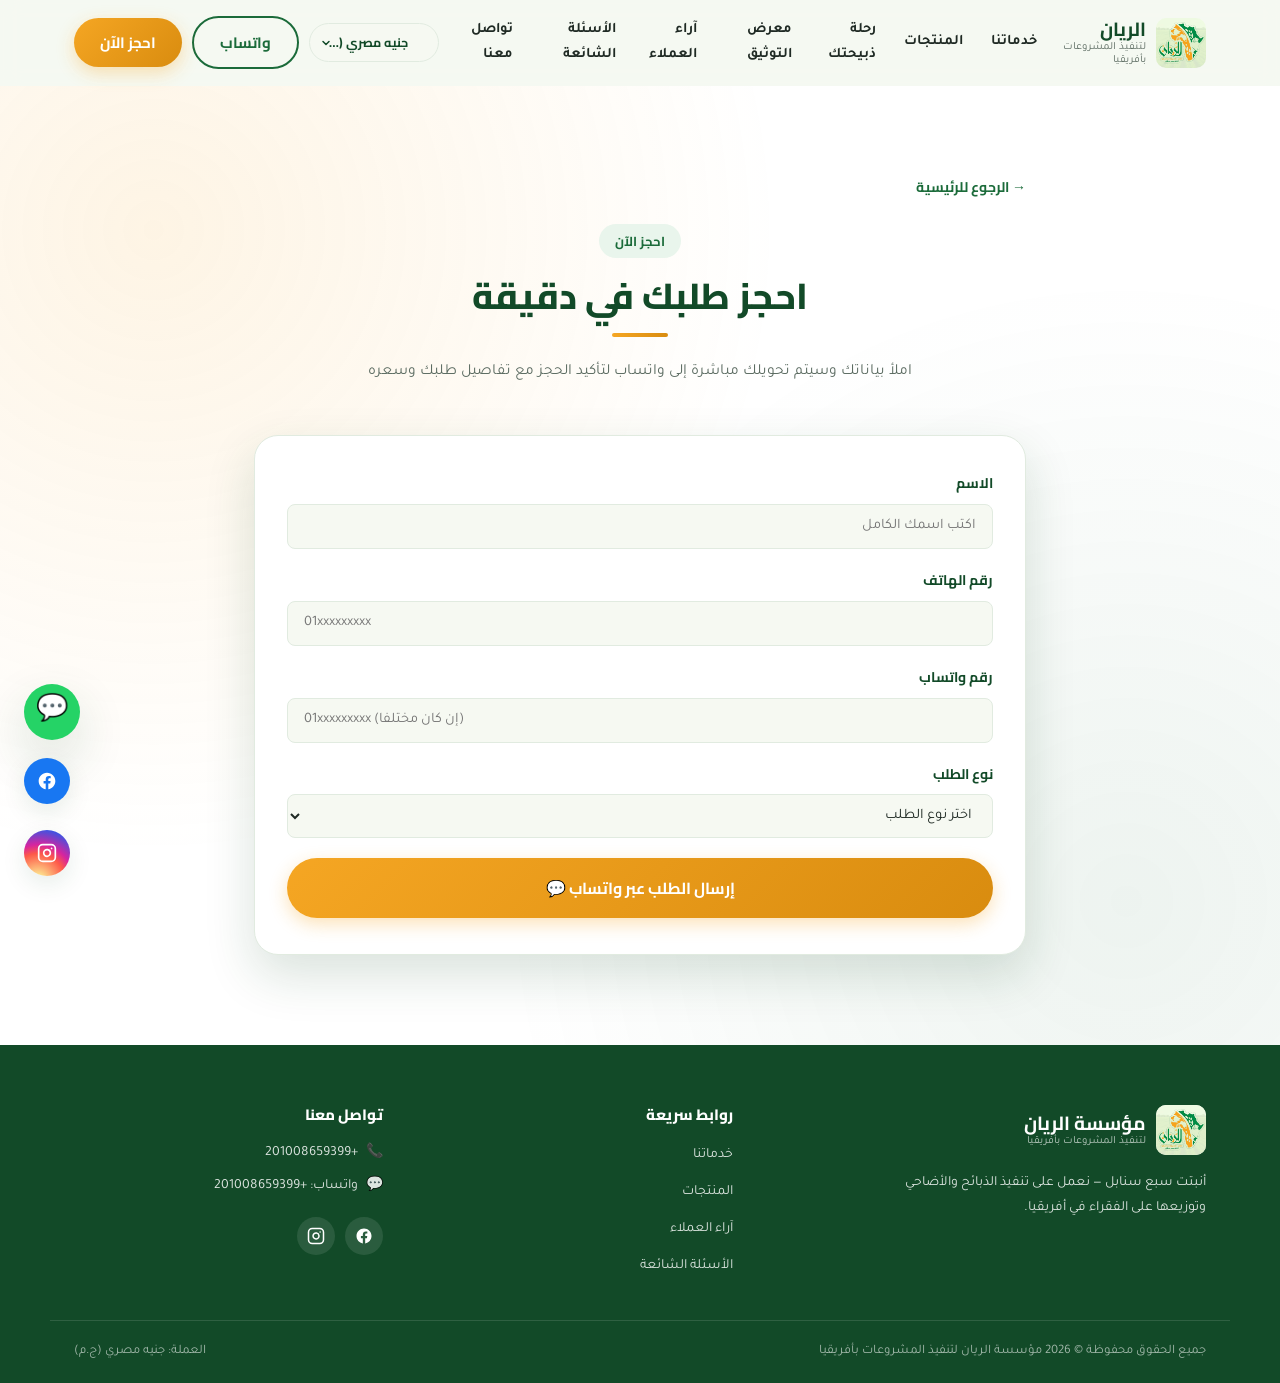
<file: booking.html>
<!DOCTYPE html>
<html lang="ar" dir="rtl">
<head>
<meta charset="UTF-8">
<meta name="viewport" content="width=device-width, initial-scale=1.0">
<title>احجز الآن | مؤسسة الريان لتنفيذ المشروعات بأفريقيا</title>
<meta name="description" content="احجز أضحيتك أو عقيقتك أو صدقتك مع مؤسسة الريان — املأ بياناتك وسيتم تحويلك مباشرة إلى واتساب لتأكيد الحجز.">
<meta name="theme-color" content="#124a28">
<link rel="canonical" href="booking.html">
<meta name="robots" content="noindex, follow">

<meta property="og:type" content="website">
<meta property="og:locale" content="ar_AR">
<meta property="og:title" content="احجز الآن | مؤسسة الريان لتنفيذ المشروعات بأفريقيا">
<meta property="og:description" content="املأ بياناتك وسيتم تحويلك مباشرة إلى واتساب لتأكيد الحجز.">
<meta property="og:image" content="assets/gallery/rayan-05.jpg">
<meta property="og:url" content="booking.html">

<link rel="icon" href="assets/logo-real.jpg" type="image/jpeg">
<link rel="preconnect" href="https://fonts.googleapis.com">
<link rel="preconnect" href="https://fonts.gstatic.com" crossorigin>
<link href="https://fonts.googleapis.com/css2?family=Cairo:wght@500;700;800;900&family=Tajawal:wght@400;500;700&display=swap" rel="stylesheet">
<link rel="stylesheet" href="css/style.css?v=20260810g">
</head>
<body>

<!-- ===== Header ===== -->
<header class="site-header" id="siteHeader">
  <div class="container header-inner">
    <a href="index.html" class="brand">
      <img src="assets/logo-real.jpg" alt="شعار مؤسسة الريان" class="brand-logo">
      <span class="brand-text">
        <strong>الريان</strong>
        <small>لتنفيذ المشروعات بأفريقيا</small>
      </span>
    </a>

    <nav class="main-nav" id="mainNav">
      <a href="index.html#services">خدماتنا</a>
      <a href="index.html#products">المنتجات</a>
      <a href="index.html#journey">رحلة ذبيحتك</a>
      <a href="index.html#gallery">معرض التوثيق</a>
      <a href="index.html#testimonials">آراء العملاء</a>
      <a href="index.html#faq">الأسئلة الشائعة</a>
      <a href="index.html#contact">تواصل معنا</a>
    </nav>

    <div class="header-actions">
      <div class="currency-switcher" aria-label="اختر العملة"></div>
      <a href="https://wa.me/201008659399" class="btn btn-outline hide-sm" target="_blank" rel="noopener">
        واتساب
      </a>
      <a href="booking.html" class="btn btn-primary">احجز الآن</a>
      <button class="nav-toggle" id="navToggle" aria-label="فتح القائمة" aria-expanded="false">
        <span></span><span></span><span></span>
      </button>
    </div>
  </div>
</header>

<main>

  <!-- ===== Booking Form ===== -->
  <section class="section booking-section">
    <div class="container container-narrow">
      <a href="index.html" class="back-link reveal">→ الرجوع للرئيسية</a>

      <div class="section-head reveal">
        <span class="eyebrow center">احجز الآن</span>
        <h2>احجز طلبك في دقيقة</h2>
        <p>املأ بياناتك وسيتم تحويلك مباشرة إلى واتساب لتأكيد الحجز مع تفاصيل طلبك وسعره</p>
      </div>

      <form class="booking-form reveal" id="bookingForm">
        <div class="form-row">
          <label for="bookingName">الاسم</label>
          <input type="text" id="bookingName" name="name" placeholder="اكتب اسمك الكامل" required>
        </div>
        <div class="form-row">
          <label for="bookingPhone">رقم الهاتف</label>
          <input type="tel" id="bookingPhone" name="phone" placeholder="01xxxxxxxxx" required>
        </div>
        <div class="form-row">
          <label for="bookingWhatsapp">رقم واتساب</label>
          <input type="tel" id="bookingWhatsapp" name="whatsapp" placeholder="01xxxxxxxxx (إن كان مختلفًا)">
        </div>
        <div class="form-row" id="orderTypeRow">
          <label for="bookingType">نوع الطلب</label>
          <select id="bookingType" name="type" required>
            <option value="" disabled selected>اختر نوع الطلب</option>
            <option value="خروف" data-price="2,800 ج.م">خروف</option>
            <option value="بقرة" data-price="3,600 ج.م">بقرة</option>
            <option value="عجل صغير" data-price="4,200 ج.م">عجل صغير</option>
            <option value="ماعز" data-price="2,600 ج.م">ماعز</option>
            <option value="صدقة جارية" data-price="حسب الرغبة">صدقة جارية</option>
            <option value="نذر وكفارة" data-price="حسب الحالة">نذر وكفارة</option>
          </select>
        </div>
        <div class="form-row cart-summary-block" id="cartSummaryBlock">
          <label>ملخص الطلب</label>
          <div class="cart-summary-list" id="cartSummaryList"></div>
          <div class="cart-summary-total" id="cartSummaryTotal"></div>
        </div>
        <button type="submit" class="btn btn-primary btn-lg btn-block">إرسال الطلب عبر واتساب 💬</button>
      </form>
    </div>
  </section>

</main>

<!-- ===== Footer ===== -->
<footer class="site-footer">
  <div class="container footer-grid">
    <div class="footer-about">
      <a href="index.html" class="brand">
        <img src="assets/logo-real.jpg" alt="شعار مؤسسة الريان" class="brand-logo">
        <span class="brand-text light">
          <strong>مؤسسة الريان</strong>
          <small>لتنفيذ المشروعات بأفريقيا</small>
        </span>
      </a>
      <p>أنبتت سبع سنابل — نعمل على تنفيذ الذبائح والأضاحي وتوزيعها على الفقراء في أفريقيا.</p>
    </div>

    <div class="footer-links">
      <h4>روابط سريعة</h4>
      <ul>
        <li><a href="index.html#services">خدماتنا</a></li>
        <li><a href="index.html#products">المنتجات</a></li>
        <li><a href="index.html#testimonials">آراء العملاء</a></li>
        <li><a href="index.html#faq">الأسئلة الشائعة</a></li>
      </ul>
    </div>

    <div class="footer-contact">
      <h4>تواصل معنا</h4>
      <ul>
        <li><span>📞</span> <a href="tel:+201008659399">+201008659399</a></li>
        <li><span>💬</span> <a href="https://wa.me/201008659399" target="_blank" rel="noopener">واتساب: +201008659399</a></li>
      </ul>
      <div class="footer-social">
        <a href="https://www.facebook.com/profile.php?id=100064824858320" target="_blank" rel="noopener" aria-label="فيسبوك" class="footer-social-link">
          <svg width="18" height="18" viewBox="0 0 24 24" fill="currentColor"><path d="M22 12.06C22 6.5 17.52 2 12 2S2 6.5 2 12.06c0 5 3.66 9.15 8.44 9.94v-7.03H7.9v-2.91h2.54V9.85c0-2.5 1.49-3.89 3.78-3.89 1.1 0 2.24.2 2.24.2v2.46h-1.26c-1.24 0-1.63.77-1.63 1.56v1.88h2.78l-.44 2.91h-2.34V22c4.78-.79 8.44-4.94 8.44-9.94Z"/></svg>
        </a>
        <a href="https://www.instagram.com/al_rayan__foundation" target="_blank" rel="noopener" aria-label="انستغرام" class="footer-social-link">
          <svg width="18" height="18" viewBox="0 0 24 24" fill="none" stroke="currentColor" stroke-width="2" stroke-linecap="round" stroke-linejoin="round"><rect x="2" y="2" width="20" height="20" rx="5" ry="5"></rect><path d="M16 11.37A4 4 0 1 1 12.63 8 4 4 0 0 1 16 11.37z"></path><line x1="17.5" y1="6.5" x2="17.51" y2="6.5"></line></svg>
        </a>
      </div>
    </div>
  </div>

  <div class="footer-bottom container">
    <p>جميع الحقوق محفوظة © <span id="year"></span> مؤسسة الريان لتنفيذ المشروعات بأفريقيا</p>
    <p class="currency-note">العملة: جنيه مصري (ج.م)</p>
  </div>
</footer>

<a href="https://wa.me/201008659399" class="whatsapp-fab" target="_blank" rel="noopener" aria-label="تواصل معنا عبر واتساب">💬</a>
<a href="https://www.facebook.com/profile.php?id=100064824858320" class="social-fab facebook-fab" target="_blank" rel="noopener" aria-label="فيسبوك">
  <svg viewBox="0 0 24 24" fill="currentColor"><path d="M22 12.06C22 6.5 17.52 2 12 2S2 6.5 2 12.06c0 5 3.66 9.15 8.44 9.94v-7.03H7.9v-2.91h2.54V9.85c0-2.5 1.49-3.89 3.78-3.89 1.1 0 2.24.2 2.24.2v2.46h-1.26c-1.24 0-1.63.77-1.63 1.56v1.88h2.78l-.44 2.91h-2.34V22c4.78-.79 8.44-4.94 8.44-9.94Z"/></svg>
</a>
<a href="https://www.instagram.com/al_rayan__foundation" class="social-fab instagram-fab" target="_blank" rel="noopener" aria-label="انستغرام">
  <svg viewBox="0 0 24 24" fill="none" stroke="currentColor" stroke-width="2" stroke-linecap="round" stroke-linejoin="round"><rect x="2" y="2" width="20" height="20" rx="5" ry="5"></rect><path d="M16 11.37A4 4 0 1 1 12.63 8 4 4 0 0 1 16 11.37z"></path><line x1="17.5" y1="6.5" x2="17.51" y2="6.5"></line></svg>
</a>
<button class="back-to-top" id="backToTop" aria-label="العودة للأعلى">↑</button>

<script src="js/currency.js?v=20260810f"></script>
<script src="js/settings.js?v=20260810f"></script>
<script src="js/booking.js?v=20260810f"></script>
<script data-goatcounter="https://rayyan.goatcounter.com/count" async src="//gc.zgo.at/count.js"></script>
</body>
</html>
</file>
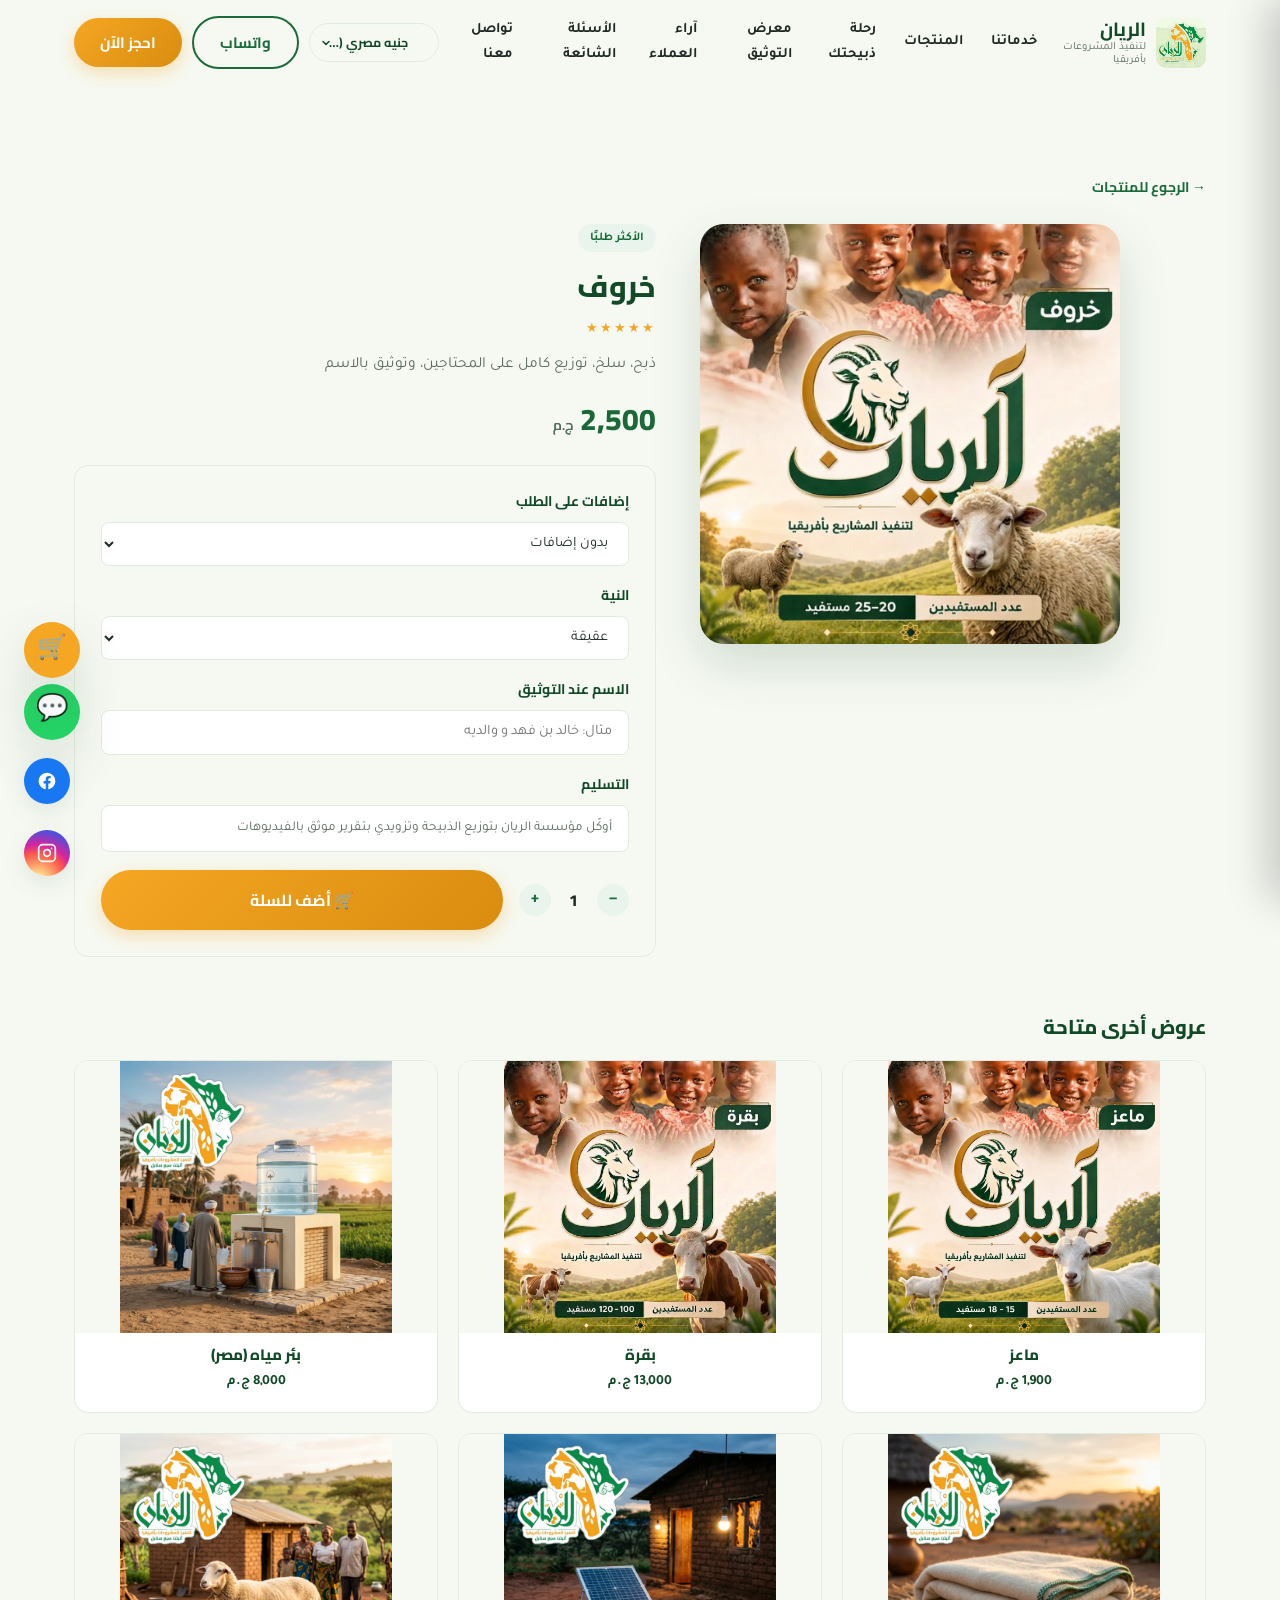
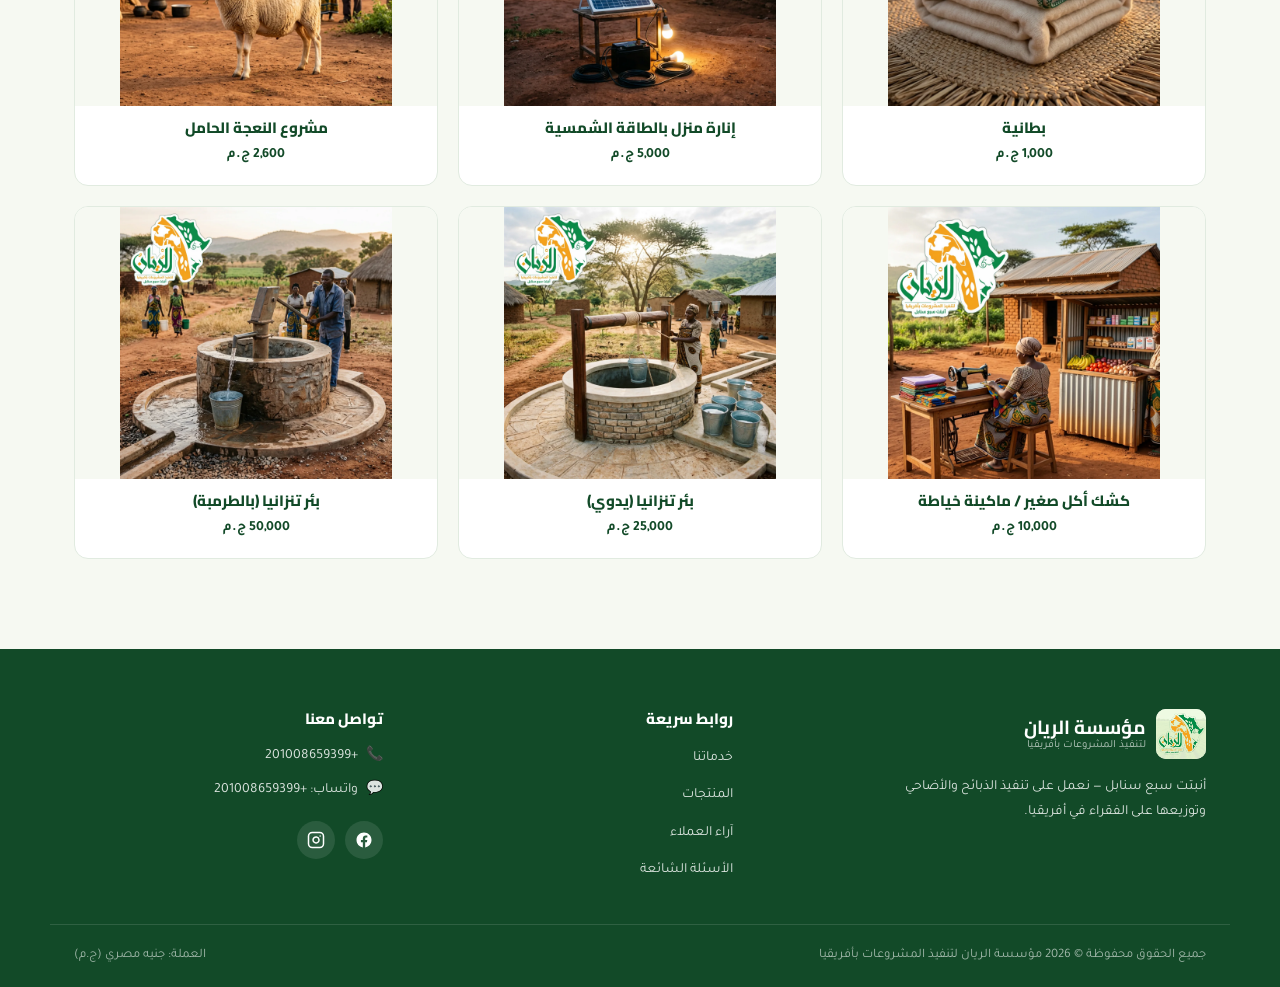
<file: product.html>
<!DOCTYPE html>
<html lang="ar" dir="rtl">
<head>
<meta charset="UTF-8">
<meta name="viewport" content="width=device-width, initial-scale=1.0">
<title id="pageTitle">تفاصيل المنتج | مؤسسة الريان لتنفيذ المشروعات بأفريقيا</title>
<meta name="description" content="تفاصيل الباقة والسعر، مع إمكانية إضافتها للسلة وإتمام الحجز عبر واتساب.">
<meta name="theme-color" content="#124a28">
<link rel="canonical" href="product.html">
<meta name="robots" content="noindex, follow">

<link rel="icon" href="assets/logo-real.jpg" type="image/jpeg">
<link rel="preconnect" href="https://fonts.googleapis.com">
<link rel="preconnect" href="https://fonts.gstatic.com" crossorigin>
<link href="https://fonts.googleapis.com/css2?family=Cairo:wght@500;700;800;900&family=Tajawal:wght@400;500;700&display=swap" rel="stylesheet">
<link rel="stylesheet" href="css/style.css?v=20260810g">
</head>
<body>

<!-- ===== Header ===== -->
<header class="site-header" id="siteHeader">
  <div class="container header-inner">
    <a href="index.html" class="brand">
      <img src="assets/logo-real.jpg" alt="شعار مؤسسة الريان" class="brand-logo">
      <span class="brand-text">
        <strong>الريان</strong>
        <small>لتنفيذ المشروعات بأفريقيا</small>
      </span>
    </a>

    <nav class="main-nav" id="mainNav">
      <a href="index.html#services">خدماتنا</a>
      <a href="index.html#products">المنتجات</a>
      <a href="index.html#journey">رحلة ذبيحتك</a>
      <a href="index.html#gallery">معرض التوثيق</a>
      <a href="index.html#testimonials">آراء العملاء</a>
      <a href="index.html#faq">الأسئلة الشائعة</a>
      <a href="index.html#contact">تواصل معنا</a>
    </nav>

    <div class="header-actions">
      <div class="currency-switcher" aria-label="اختر العملة"></div>
      <a href="https://wa.me/201008659399" class="btn btn-outline hide-sm" target="_blank" rel="noopener">
        واتساب
      </a>
      <a href="booking.html" class="btn btn-primary">احجز الآن</a>
      <button class="nav-toggle" id="navToggle" aria-label="فتح القائمة" aria-expanded="false">
        <span></span><span></span><span></span>
      </button>
    </div>
  </div>
</header>

<main>

  <!-- ===== Product Detail ===== -->
  <section class="section">
    <div class="container">
      <a href="index.html#products" class="back-link reveal">→ الرجوع للمنتجات</a>

      <div class="product-detail reveal">
        <div class="product-detail-image">
          <img id="productImage" src="" alt="">
          <div class="product-detail-icon" id="productIcon" style="display:none;"><span></span></div>
        </div>
        <div class="product-detail-info">
          <span class="product-tag" id="productTag"></span>
          <h1 id="productName"></h1>
          <span class="stars">★★★★★</span>
          <p class="product-desc" id="productDesc"></p>
          <div class="product-price" id="productPrice"></div>

          <form class="product-form" id="productForm">
            <div class="form-row" id="productAddonsRow">
              <label for="productAddons">إضافات على الطلب</label>
              <select id="productAddons" required>
                <option value="بدون إضافات">بدون إضافات</option>
                <option value="مع (5 كيلو) أرز">مع (5 كيلو) أرز</option>
                <option value="مع (10 كيلو) أرز">مع (10 كيلو) أرز</option>
              </select>
            </div>
            <div class="form-row" id="productIntentionRow">
              <label for="productIntention">النية</label>
              <select id="productIntention" required>
                <option value="أضحية">أضحية</option>
                <option value="عقيقة">عقيقة</option>
                <option value="صدقة">صدقة</option>
                <option value="نذر">نذر</option>
                <option value="كفارة يمين">كفارة يمين</option>
                <option value="إطعام">إطعام</option>
              </select>
            </div>
            <div class="form-row">
              <label for="productNote">الاسم عند التوثيق</label>
              <input type="text" id="productNote" placeholder="مثال: خالد بن فهد و والديه" required>
            </div>
            <div class="form-row">
              <label>التسليم</label>
              <p class="delivery-note" id="productDelivery" data-value="أوكّل مؤسسة الريان بتوزيع الذبيحة وتزويدي بتقرير موثق بالفيديوهات">أوكّل مؤسسة الريان بتوزيع الذبيحة وتزويدي بتقرير موثق بالفيديوهات</p>
            </div>

            <div class="product-actions product-actions-detail">
              <div class="qty-stepper">
                <button type="button" class="qty-btn" id="qtyMinus" aria-label="إنقاص الكمية">−</button>
                <span class="qty-value" id="qtyValue">1</span>
                <button type="button" class="qty-btn" id="qtyPlus" aria-label="زيادة الكمية">+</button>
              </div>
              <button type="submit" class="btn btn-primary btn-lg btn-block" id="productSubmitBtn">🛒 أضف للسلة</button>
            </div>
          </form>
        </div>
      </div>

      <div class="other-products-section reveal">
        <h3>عروض أخرى متاحة</h3>
        <div class="other-products-grid" id="otherProducts"></div>
      </div>
    </div>
  </section>

</main>

<!-- ===== Footer ===== -->
<footer class="site-footer">
  <div class="container footer-grid">
    <div class="footer-about">
      <a href="index.html" class="brand">
        <img src="assets/logo-real.jpg" alt="شعار مؤسسة الريان" class="brand-logo">
        <span class="brand-text light">
          <strong>مؤسسة الريان</strong>
          <small>لتنفيذ المشروعات بأفريقيا</small>
        </span>
      </a>
      <p>أنبتت سبع سنابل — نعمل على تنفيذ الذبائح والأضاحي وتوزيعها على الفقراء في أفريقيا.</p>
    </div>

    <div class="footer-links">
      <h4>روابط سريعة</h4>
      <ul>
        <li><a href="index.html#services">خدماتنا</a></li>
        <li><a href="index.html#products">المنتجات</a></li>
        <li><a href="index.html#testimonials">آراء العملاء</a></li>
        <li><a href="index.html#faq">الأسئلة الشائعة</a></li>
      </ul>
    </div>

    <div class="footer-contact">
      <h4>تواصل معنا</h4>
      <ul>
        <li><span>📞</span> <a href="tel:+201008659399">+201008659399</a></li>
        <li><span>💬</span> <a href="https://wa.me/201008659399" target="_blank" rel="noopener">واتساب: +201008659399</a></li>
      </ul>
      <div class="footer-social">
        <a href="https://www.facebook.com/profile.php?id=100064824858320" target="_blank" rel="noopener" aria-label="فيسبوك" class="footer-social-link">
          <svg width="18" height="18" viewBox="0 0 24 24" fill="currentColor"><path d="M22 12.06C22 6.5 17.52 2 12 2S2 6.5 2 12.06c0 5 3.66 9.15 8.44 9.94v-7.03H7.9v-2.91h2.54V9.85c0-2.5 1.49-3.89 3.78-3.89 1.1 0 2.24.2 2.24.2v2.46h-1.26c-1.24 0-1.63.77-1.63 1.56v1.88h2.78l-.44 2.91h-2.34V22c4.78-.79 8.44-4.94 8.44-9.94Z"/></svg>
        </a>
        <a href="https://www.instagram.com/al_rayan__foundation" target="_blank" rel="noopener" aria-label="انستغرام" class="footer-social-link">
          <svg width="18" height="18" viewBox="0 0 24 24" fill="none" stroke="currentColor" stroke-width="2" stroke-linecap="round" stroke-linejoin="round"><rect x="2" y="2" width="20" height="20" rx="5" ry="5"></rect><path d="M16 11.37A4 4 0 1 1 12.63 8 4 4 0 0 1 16 11.37z"></path><line x1="17.5" y1="6.5" x2="17.51" y2="6.5"></line></svg>
        </a>
      </div>
    </div>
  </div>

  <div class="footer-bottom container">
    <p>جميع الحقوق محفوظة © <span id="year"></span> مؤسسة الريان لتنفيذ المشروعات بأفريقيا</p>
    <p class="currency-note">العملة: جنيه مصري (ج.م)</p>
  </div>
</footer>

<a href="https://wa.me/201008659399" class="whatsapp-fab" target="_blank" rel="noopener" aria-label="تواصل معنا عبر واتساب">💬</a>
<a href="https://www.facebook.com/profile.php?id=100064824858320" class="social-fab facebook-fab" target="_blank" rel="noopener" aria-label="فيسبوك">
  <svg viewBox="0 0 24 24" fill="currentColor"><path d="M22 12.06C22 6.5 17.52 2 12 2S2 6.5 2 12.06c0 5 3.66 9.15 8.44 9.94v-7.03H7.9v-2.91h2.54V9.85c0-2.5 1.49-3.89 3.78-3.89 1.1 0 2.24.2 2.24.2v2.46h-1.26c-1.24 0-1.63.77-1.63 1.56v1.88h2.78l-.44 2.91h-2.34V22c4.78-.79 8.44-4.94 8.44-9.94Z"/></svg>
</a>
<a href="https://www.instagram.com/al_rayan__foundation" class="social-fab instagram-fab" target="_blank" rel="noopener" aria-label="انستغرام">
  <svg viewBox="0 0 24 24" fill="none" stroke="currentColor" stroke-width="2" stroke-linecap="round" stroke-linejoin="round"><rect x="2" y="2" width="20" height="20" rx="5" ry="5"></rect><path d="M16 11.37A4 4 0 1 1 12.63 8 4 4 0 0 1 16 11.37z"></path><line x1="17.5" y1="6.5" x2="17.51" y2="6.5"></line></svg>
</a>
<button class="back-to-top" id="backToTop" aria-label="العودة للأعلى">↑</button>

<button class="cart-fab" id="cartFab" aria-label="عرض السلة">
  🛒
  <span class="cart-badge" id="cartBadge">0</span>
</button>

<div class="cart-overlay" id="cartOverlay"></div>
<aside class="cart-drawer" id="cartDrawer" aria-hidden="true">
  <div class="cart-drawer-header">
    <h3>سلة الطلبات</h3>
    <button class="cart-close" id="cartClose" aria-label="إغلاق">✕</button>
  </div>
  <div class="cart-drawer-body">
    <p class="cart-empty" id="cartEmpty">السلة فارغة حاليًا</p>
    <div class="cart-items" id="cartItems"></div>
  </div>
  <div class="cart-drawer-footer">
    <div class="cart-total-row">
      <span>الإجمالي</span>
      <span id="cartTotal">0 ج.م</span>
    </div>
    <button type="button" class="btn btn-primary btn-lg btn-block" id="cartCheckout">إتمام الحجز عبر واتساب</button>
  </div>
</aside>

<script src="js/currency.js?v=20260810f"></script>
<script src="js/cart.js?v=20260810f"></script>
<script src="js/product.js?v=20260810f"></script>
<script src="js/settings.js?v=20260810f"></script>
<script data-goatcounter="https://rayyan.goatcounter.com/count" async src="//gc.zgo.at/count.js"></script>
</body>
</html>
</file>
<file: css/style.css>
/* ===================== Variables ===================== */
:root {
  --green: #1b6b3a;
  --green-dark: #124a28;
  --green-light: #e9f5ec;
  --orange: #f5a623;
  --orange-dark: #d98c0f;
  --cream: #f6f9f2;
  --text: #1f2a24;
  --text-muted: #5b6b61;
  --white: #ffffff;
  --border: #e1ebe0;
  --radius-sm: 8px;
  --radius-md: 14px;
  --radius-lg: 24px;
  --shadow-sm: 0 2px 8px rgba(18, 74, 40, 0.06);
  --shadow-md: 0 8px 24px rgba(18, 74, 40, 0.10);
  --shadow-lg: 0 20px 50px rgba(18, 74, 40, 0.16);
  --container: 1180px;
  --ease: cubic-bezier(0.16, 1, 0.3, 1);
}

/* ===================== Reset ===================== */
* { box-sizing: border-box; margin: 0; padding: 0; }

html { scroll-behavior: smooth; scroll-padding-top: 90px; overflow-x: hidden; }

body {
  font-family: 'Tajawal', 'Segoe UI', Tahoma, sans-serif;
  background: var(--cream);
  color: var(--text);
  line-height: 1.7;
  -webkit-font-smoothing: antialiased;
  overflow-x: hidden;
  width: 100%;
}

img { max-width: 100%; display: block; }

a { color: inherit; text-decoration: none; }

ul, ol { list-style: none; }

h1, h2, h3, h4 {
  font-family: 'Cairo', 'Tajawal', sans-serif;
  font-weight: 800;
  color: var(--green-dark);
  line-height: 1.35;
}

button { font-family: inherit; cursor: pointer; border: none; background: none; }

::selection { background: var(--orange); color: var(--white); }

a:focus-visible, button:focus-visible, .btn:focus-visible {
  outline: 2px solid var(--orange);
  outline-offset: 3px;
  border-radius: 4px;
}

.container {
  max-width: var(--container);
  margin: 0 auto;
  padding: 0 24px;
}

.container-narrow { max-width: 820px; }

.hide-sm { display: inline-flex; }

/* ===================== Buttons ===================== */
.btn {
  display: inline-flex;
  align-items: center;
  justify-content: center;
  gap: 8px;
  padding: 12px 26px;
  border-radius: 999px;
  font-weight: 700;
  font-family: 'Cairo', sans-serif;
  font-size: 15px;
  transition: transform 0.25s var(--ease), box-shadow 0.25s var(--ease), background 0.25s var(--ease), color 0.25s var(--ease);
  white-space: nowrap;
}
.btn:active { transform: translateY(0) scale(0.97); }

.btn-primary {
  position: relative;
  overflow: hidden;
  background: linear-gradient(135deg, var(--orange), var(--orange-dark));
  color: var(--white);
  box-shadow: 0 6px 18px rgba(245, 166, 35, 0.32);
}
.btn-primary::before {
  content: "";
  position: absolute;
  inset: 0;
  background: linear-gradient(120deg, transparent, rgba(255,255,255,0.4), transparent);
  transform: translateX(-120%);
  transition: transform 0.6s ease;
}
.btn-primary:hover::before { transform: translateX(120%); }
.btn-primary:hover { transform: translateY(-2px); box-shadow: 0 12px 28px rgba(245, 166, 35, 0.4); }

.btn-outline {
  background: transparent;
  color: var(--green);
  border: 2px solid var(--green);
}
.btn-outline:hover { background: var(--green); color: var(--white); transform: translateY(-2px); box-shadow: var(--shadow-md); }

.btn-light {
  background: var(--white);
  color: var(--green-dark);
}
.btn-light:hover { transform: translateY(-2px); box-shadow: var(--shadow-md); }

.btn-lg { padding: 15px 34px; font-size: 16px; }
.btn-block { width: 100%; }

/* ===================== Header ===================== */
.site-header {
  position: sticky;
  top: 0;
  z-index: 100;
  background: rgba(246, 249, 242, 0.9);
  backdrop-filter: blur(10px);
  border-bottom: 1px solid transparent;
  transition: box-shadow 0.25s ease, border-color 0.25s ease, background 0.25s ease;
}
.site-header.scrolled {
  background: rgba(255, 255, 255, 0.96);
  box-shadow: var(--shadow-sm);
  border-color: var(--border);
}

.header-inner {
  display: flex;
  align-items: center;
  justify-content: space-between;
  gap: 20px;
  padding-top: 14px;
  padding-bottom: 14px;
}

.brand { display: flex; align-items: center; gap: 10px; }
.brand-logo {
  width: 50px;
  height: 50px;
  flex-shrink: 0;
  object-fit: contain;
  border-radius: 10px;
  background: var(--cream);
}
.brand-text { display: flex; flex-direction: column; line-height: 1.2; }
.brand-text strong { font-family: 'Cairo', sans-serif; font-size: 19px; color: var(--green-dark); }
.brand-text small { font-size: 11px; color: var(--text-muted); }
.brand-text.light strong { color: var(--white); }
.brand-text.light small { color: rgba(255,255,255,0.7); }

.main-nav {
  display: flex;
  align-items: center;
  gap: 28px;
}
.main-nav a {
  font-weight: 600;
  font-size: 14.5px;
  color: var(--text);
  position: relative;
  padding: 4px 0;
}
.main-nav a::after {
  content: "";
  position: absolute;
  bottom: -2px;
  right: 0;
  width: 0;
  height: 2px;
  background: var(--orange);
  transition: width 0.2s ease;
}
.main-nav a:hover::after { width: 100%; }

.header-actions { display: flex; align-items: center; gap: 10px; }

.currency-switcher { display: inline-flex; }
.currency-select {
  appearance: none;
  -webkit-appearance: none;
  background: var(--cream) url("data:image/svg+xml,%3Csvg xmlns='http://www.w3.org/2000/svg' viewBox='0 0 16 16'%3E%3Cpath fill='none' stroke='%23124a28' stroke-width='2' stroke-linecap='round' stroke-linejoin='round' d='m4 6 4 4 4-4'/%3E%3C/svg%3E") no-repeat left 10px center;
  background-size: 12px;
  border: 1.5px solid var(--border);
  border-radius: 999px;
  padding: 7px 30px 7px 12px;
  font-family: 'Cairo', sans-serif;
  font-weight: 700;
  font-size: 12.5px;
  color: var(--green-dark);
  cursor: pointer;
  max-width: 130px;
  overflow: hidden;
  text-overflow: ellipsis;
  white-space: nowrap;
}
.currency-select:focus { outline: none; border-color: var(--orange); }

.nav-toggle {
  display: none;
  flex-direction: column;
  gap: 5px;
  padding: 6px;
}
.nav-toggle span {
  width: 24px;
  height: 2px;
  background: var(--green-dark);
  border-radius: 2px;
  transition: transform 0.25s ease, opacity 0.25s ease;
}
.nav-toggle.open span:nth-child(1) { transform: translateY(7px) rotate(45deg); }
.nav-toggle.open span:nth-child(2) { opacity: 0; }
.nav-toggle.open span:nth-child(3) { transform: translateY(-7px) rotate(-45deg); }

/* ===================== Offer strip ===================== */
.offer-strip {
  background: linear-gradient(90deg, var(--green-dark), var(--green));
  color: var(--white);
}
.offer-inner {
  display: flex;
  align-items: center;
  justify-content: center;
  gap: 16px;
  flex-wrap: wrap;
  padding: 12px 24px;
  text-align: center;
}
.offer-badge {
  background: var(--orange);
  color: var(--white);
  font-family: 'Cairo', sans-serif;
  font-weight: 800;
  font-size: 12.5px;
  padding: 5px 14px;
  border-radius: 999px;
  white-space: nowrap;
}
.offer-inner p { font-size: 14px; opacity: 0.92; }

/* ===================== Hero ===================== */
.hero {
  position: relative;
  overflow: hidden;
  padding: 70px 0 90px;
  background:
    radial-gradient(circle at 85% 10%, rgba(245, 166, 35, 0.14), transparent 45%),
    radial-gradient(circle at 5% 90%, rgba(27, 107, 58, 0.10), transparent 45%),
    var(--cream);
}
.hero-inner {
  display: grid;
  grid-template-columns: 1.15fr 0.85fr;
  align-items: center;
  gap: 50px;
}

.hero-copy > * { animation: heroFadeUp 0.8s var(--ease) both; }
.hero-copy > *:nth-child(1) { animation-delay: 0.05s; }
.hero-copy > *:nth-child(2) { animation-delay: 0.15s; }
.hero-copy > *:nth-child(3) { animation-delay: 0.25s; }
.hero-copy > *:nth-child(4) { animation-delay: 0.35s; }
.hero-copy > *:nth-child(5) { animation-delay: 0.45s; }
.hero-visual { animation: heroFadeScale 1s var(--ease) 0.3s both; }

@keyframes heroFadeUp {
  from { opacity: 0; transform: translateY(24px); }
  to { opacity: 1; transform: translateY(0); }
}
@keyframes heroFadeScale {
  from { opacity: 0; transform: scale(0.94); }
  to { opacity: 1; transform: scale(1); }
}

.hero-scroll-cue {
  position: absolute;
  bottom: 18px;
  left: 50%;
  transform: translateX(-50%);
  width: 26px;
  height: 42px;
  border: 2px solid rgba(27, 107, 58, 0.3);
  border-radius: 14px;
  display: flex;
  justify-content: center;
  padding-top: 8px;
}
.hero-scroll-cue span {
  width: 4px;
  height: 8px;
  background: var(--orange);
  border-radius: 2px;
  animation: scrollCue 1.6s ease infinite;
}
@keyframes scrollCue {
  0% { transform: translateY(0); opacity: 1; }
  70% { transform: translateY(10px); opacity: 0; }
  100% { opacity: 0; }
}
.eyebrow {
  display: inline-block;
  font-family: 'Cairo', sans-serif;
  font-weight: 700;
  font-size: 13px;
  color: var(--green);
  background: var(--green-light);
  padding: 6px 16px;
  border-radius: 999px;
  margin-bottom: 18px;
}
.eyebrow.center { display: block; width: fit-content; margin: 0 auto 14px; }

.hero h1 {
  font-size: clamp(32px, 4.2vw, 50px);
  margin-bottom: 18px;
}
.hero h1 span {
  background: linear-gradient(120deg, var(--orange), var(--orange-dark));
  -webkit-background-clip: text;
  background-clip: text;
  color: transparent;
}

.hero-copy > p {
  font-size: 17px;
  color: var(--text-muted);
  max-width: 560px;
  margin-bottom: 30px;
}

.hero-cta { display: flex; gap: 14px; flex-wrap: wrap; margin-bottom: 34px; }

.hero-list {
  display: flex;
  flex-wrap: wrap;
  gap: 10px 12px;
  align-items: center;
}
.hero-list-title {
  font-family: 'Cairo', sans-serif;
  font-weight: 800;
  color: var(--green-dark);
  margin-inline-end: 4px;
}
.hero-list li:not(:first-child) {
  background: var(--white);
  border: 1px solid var(--border);
  padding: 0;
  border-radius: 999px;
  font-size: 13.5px;
  font-weight: 600;
  color: var(--green-dark);
  box-shadow: var(--shadow-sm);
  transition: transform 0.2s ease, box-shadow 0.2s ease, background 0.2s ease;
}
.hero-list li:not(:first-child):hover {
  background: var(--green);
  box-shadow: var(--shadow-md);
  transform: translateY(-2px);
}
.hero-list li:not(:first-child):hover a { color: var(--white); }
.hero-list li:not(:first-child) a {
  display: block;
  padding: 6px 16px;
  color: inherit;
  text-decoration: none;
}

.hero-visual {
  display: flex;
  justify-content: center;
  align-items: center;
}

.hero-collage {
  position: relative;
  width: min(420px, 100%);
  padding: 0 30px 46px;
}
.collage-img {
  border-radius: var(--radius-lg);
  object-fit: cover;
  box-shadow: var(--shadow-lg);
}
.collage-main {
  width: 100%;
  height: 440px;
  animation: float 6s ease-in-out infinite;
}
.collage-sub {
  position: absolute;
  inset-inline-start: -10px;
  bottom: 0;
  width: 62%;
  height: 200px;
  border: 6px solid var(--cream);
  animation: float 6s ease-in-out infinite 0.4s;
}
.collage-badge {
  position: absolute;
  top: 16px;
  inset-inline-end: -6px;
  display: flex;
  align-items: center;
  gap: 12px;
  background: var(--white);
  border-radius: var(--radius-md);
  padding: 12px 18px;
  box-shadow: var(--shadow-lg);
}
.collage-badge-logo {
  width: 34px;
  height: 34px;
  flex-shrink: 0;
  object-fit: contain;
  border-radius: 8px;
  background: var(--cream);
}
.collage-badge strong {
  display: block;
  font-family: 'Cairo', sans-serif;
  font-weight: 900;
  font-size: 17px;
  color: var(--green-dark);
}
.collage-badge span { font-size: 11.5px; color: var(--text-muted); }

@keyframes float {
  0%, 100% { transform: translateY(0); }
  50% { transform: translateY(-14px); }
}

/* ===================== Generic section ===================== */
.section { padding: 90px 0; }
.section-alt { background: var(--white); }

.section-head { text-align: center; max-width: 640px; margin: 0 auto 50px; }
.section-head h2 {
  position: relative;
  display: inline-block;
  font-size: clamp(26px, 3vw, 36px);
  margin-bottom: 22px;
  padding-bottom: 16px;
}
.section-head h2::after {
  content: "";
  position: absolute;
  bottom: 0;
  left: 50%;
  transform: translateX(-50%);
  width: 56px;
  height: 4px;
  border-radius: 4px;
  background: linear-gradient(90deg, var(--orange), var(--orange-dark));
}
.section-head p { color: var(--text-muted); font-size: 15.5px; }
.section-head.light h2 { color: var(--white); }
.section-head.light h2::after { background: linear-gradient(90deg, rgba(255,255,255,0.9), rgba(255,255,255,0.4)); }

.timer-note {
  display: inline-block;
  background: var(--orange);
  color: var(--white);
  font-family: 'Cairo', sans-serif;
  font-weight: 700;
  padding: 8px 20px;
  border-radius: 999px;
  font-size: 14px;
  margin-top: 10px;
}

/* ===================== Timeline ===================== */
.timeline {
  display: grid;
  grid-template-columns: repeat(7, 1fr);
  gap: 16px;
  position: relative;
  padding-top: 26px;
}
.timeline::before {
  content: "";
  position: absolute;
  top: 26px;
  right: 7%;
  left: 7%;
  height: 3px;
  border-radius: 3px;
  background: linear-gradient(90deg, var(--green-dark), var(--green) 45%, var(--orange));
  opacity: 0.35;
  z-index: 0;
}
.timeline-step {
  background: linear-gradient(160deg, var(--white), var(--cream) 130%);
  border: 1px solid var(--border);
  border-radius: var(--radius-md);
  padding: 34px 16px 26px;
  text-align: center;
  position: relative;
  z-index: 1;
  box-shadow: var(--shadow-sm);
  transition: transform 0.35s var(--ease), box-shadow 0.35s var(--ease), border-color 0.35s var(--ease);
}
.timeline-step::before {
  content: "";
  position: absolute;
  top: 0; right: 0; left: 0;
  height: 3px;
  border-radius: var(--radius-md) var(--radius-md) 0 0;
  background: linear-gradient(90deg, var(--green), var(--orange));
  transform: scaleX(0);
  transition: transform 0.35s var(--ease);
}
.timeline-step:hover::before { transform: scaleX(1); }
.timeline-step:hover { transform: translateY(-9px); box-shadow: var(--shadow-lg); border-color: transparent; }
.step-num {
  position: absolute;
  top: -22px;
  left: 50%;
  transform: translateX(-50%);
  display: flex;
  align-items: center;
  justify-content: center;
  width: 46px;
  height: 46px;
  border-radius: 50%;
  background: linear-gradient(135deg, var(--green), var(--green-dark));
  color: var(--white);
  font-family: 'Cairo', sans-serif;
  font-weight: 900;
  font-size: 17px;
  box-shadow: 0 8px 18px rgba(18, 74, 40, 0.32), 0 0 0 5px var(--cream);
  transition: transform 0.35s var(--ease), box-shadow 0.35s var(--ease), background 0.35s var(--ease);
}
.timeline-step:hover .step-num {
  transform: translateX(-50%) scale(1.12) rotate(-6deg);
  background: linear-gradient(135deg, var(--orange), var(--orange-dark));
  box-shadow: 0 10px 22px rgba(245, 166, 35, 0.4), 0 0 0 5px var(--cream);
}
.timeline-step h3 { font-size: 16.5px; margin-top: 10px; margin-bottom: 6px; }
.timeline-step p { font-size: 13px; color: var(--text-muted); }

/* ===================== Gallery / Carousel ===================== */
.gallery-section {
  background:
    radial-gradient(circle at 15% 20%, rgba(245, 166, 35, 0.18), transparent 40%),
    radial-gradient(circle at 85% 80%, rgba(255,255,255,0.08), transparent 40%),
    linear-gradient(135deg, var(--green-dark), var(--green));
  padding: 80px 0 90px;
}
.eyebrow.on-dark {
  background: rgba(255,255,255,0.12);
  color: var(--white);
}
.gallery-section .section-head p { color: rgba(255,255,255,0.85); }

.gallery-panel {
  background: rgba(255,255,255,0.05);
  border: 1px solid rgba(255,255,255,0.12);
  border-radius: var(--radius-lg);
  padding: 40px 28px 30px;
  box-shadow: inset 0 1px 0 rgba(255,255,255,0.08), 0 20px 40px rgba(0,0,0,0.12);
}

.carousel {
  display: flex;
  align-items: center;
  gap: 14px;
}
.carousel-track {
  display: flex;
  gap: 18px;
  overflow-x: auto;
  scroll-snap-type: x mandatory;
  scroll-behavior: smooth;
  padding: 10px 4px 22px;
  flex: 1;
  scrollbar-width: thin;
  scrollbar-color: rgba(255,255,255,0.4) transparent;
}
.carousel-track::-webkit-scrollbar { height: 6px; }
.carousel-track::-webkit-scrollbar-thumb { background: rgba(255,255,255,0.35); border-radius: 8px; }

.carousel-slide {
  flex: 0 0 auto;
  width: 250px;
  scroll-snap-align: start;
  border-radius: var(--radius-md);
  overflow: hidden;
  box-shadow: var(--shadow-md);
  cursor: pointer;
  transition: transform 0.25s ease, box-shadow 0.25s ease;
  background: rgba(255,255,255,0.06);
}
.carousel-slide img {
  width: 100%;
  height: 320px;
  object-fit: cover;
  display: block;
  transition: transform 0.4s ease;
}
.carousel-slide:hover { transform: translateY(-6px); }
.carousel-slide:hover img { transform: scale(1.07); }

.carousel-btn {
  flex-shrink: 0;
  width: 48px;
  height: 48px;
  border-radius: 50%;
  background: rgba(255,255,255,0.12);
  border: 1px solid rgba(255,255,255,0.25);
  color: var(--white);
  font-size: 24px;
  display: flex;
  align-items: center;
  justify-content: center;
  transition: background 0.2s ease, transform 0.2s ease;
  z-index: 2;
}
.carousel-btn:hover { background: var(--orange); border-color: var(--orange); transform: scale(1.06); }

.video-card { position: relative; }
.video-card video {
  width: 100%;
  height: 320px;
  display: block;
  background: #000;
  object-fit: cover;
}
.video-poster {
  position: absolute;
  inset: 0;
  z-index: 2;
  display: flex;
  align-items: center;
  justify-content: center;
  background: linear-gradient(180deg, rgba(0,0,0,0.05) 0%, rgba(0,0,0,0.35) 100%);
  cursor: pointer;
  border: none;
}
.video-play-btn {
  width: 60px; height: 60px;
  border-radius: 50%;
  background: rgba(255,255,255,0.2);
  backdrop-filter: blur(4px);
  border: 2px solid rgba(255,255,255,0.7);
  color: var(--white);
  font-size: 22px;
  display: flex;
  align-items: center;
  justify-content: center;
  padding-inline-start: 4px;
  box-shadow: 0 8px 20px rgba(0,0,0,0.25);
  transition: transform 0.3s var(--ease), background 0.3s ease, border-color 0.3s ease;
}
.video-card:hover .video-play-btn { transform: scale(1.12); background: var(--orange); border-color: var(--orange); }
.video-card.is-playing .video-poster { display: none; }

/* ===================== Lightbox ===================== */
.lightbox {
  position: fixed;
  inset: 0;
  background: rgba(8, 18, 12, 0.94);
  display: flex;
  align-items: center;
  justify-content: center;
  z-index: 1000;
  opacity: 0;
  pointer-events: none;
  transition: opacity 0.25s ease;
}
.lightbox.open { opacity: 1; pointer-events: auto; }
.lightbox-img {
  max-width: 88vw;
  max-height: 82vh;
  border-radius: 12px;
  box-shadow: 0 20px 60px rgba(0,0,0,0.5);
}
.lightbox-close, .lightbox-nav {
  position: absolute;
  border-radius: 50%;
  background: rgba(255,255,255,0.1);
  color: var(--white);
  display: flex;
  align-items: center;
  justify-content: center;
  transition: background 0.2s ease;
}
.lightbox-close:hover, .lightbox-nav:hover { background: var(--orange); }
.lightbox-close { top: 22px; inset-inline-end: 22px; width: 42px; height: 42px; font-size: 18px; }
.lightbox-nav { top: 50%; transform: translateY(-50%); width: 52px; height: 52px; font-size: 30px; }
.lightbox-prev { inset-inline-start: 20px; }
.lightbox-next { inset-inline-end: 20px; }
.lightbox-counter {
  position: absolute;
  bottom: 22px;
  left: 50%;
  transform: translateX(-50%);
  color: rgba(255,255,255,0.75);
  font-family: 'Cairo', sans-serif;
  font-size: 13px;
  letter-spacing: 0.5px;
}

/* ===================== Reveal on scroll ===================== */
.reveal {
  opacity: 0;
  transform: translateY(26px);
  transition: opacity 0.7s var(--ease), transform 0.7s var(--ease);
}
.reveal.in-view { opacity: 1; transform: none; }

.reveal-group > * {
  opacity: 0;
  transform: translateY(26px);
  transition: opacity 0.6s var(--ease), transform 0.6s var(--ease);
}
.reveal-group > *.in-view { opacity: 1; transform: none; }

/* ===================== Back to top ===================== */
.back-to-top {
  position: fixed;
  bottom: 24px;
  inset-inline-start: 24px;
  width: 48px;
  height: 48px;
  border-radius: 50%;
  background: var(--green-dark);
  color: var(--white);
  font-size: 20px;
  display: flex;
  align-items: center;
  justify-content: center;
  box-shadow: var(--shadow-lg);
  z-index: 90;
  opacity: 0;
  transform: translateY(12px);
  pointer-events: none;
  transition: opacity 0.25s ease, transform 0.25s ease, background 0.2s ease;
}
.back-to-top.visible { opacity: 1; transform: none; pointer-events: auto; }
.back-to-top:hover { background: var(--orange); }

@media (prefers-reduced-motion: reduce) {
  html { scroll-behavior: auto; }
  .reveal, .reveal-group > *, .collage-main, .collage-sub, .hero-logo,
  .hero-copy > *, .hero-visual, .hero-scroll-cue span {
    opacity: 1 !important;
    transform: none !important;
    animation: none !important;
    transition: none !important;
  }
}

/* ===================== Grid & Cards ===================== */
.grid { display: grid; gap: 24px; }
.grid-3 { grid-template-columns: repeat(3, 1fr); }
.grid-4 { grid-template-columns: repeat(4, 1fr); }

.card {
  position: relative;
  overflow: hidden;
  background: var(--white);
  border: 1px solid var(--border);
  border-radius: var(--radius-md);
  padding: 30px 24px;
  transition: transform 0.3s var(--ease), box-shadow 0.3s var(--ease), border-color 0.3s var(--ease);
}
.card::before {
  content: "";
  position: absolute;
  top: 0; right: 0; left: 0;
  height: 3px;
  background: linear-gradient(90deg, var(--green), var(--orange));
  transform: scaleX(0);
  transition: transform 0.35s var(--ease);
}
.card:hover::before { transform: scaleX(1); }
.card:hover { transform: translateY(-8px); box-shadow: var(--shadow-lg); border-color: transparent; }

.service-card { text-align: center; padding-top: 34px; padding-bottom: 32px; }
.service-icon {
  width: 74px; height: 74px;
  display: flex; align-items: center; justify-content: center;
  font-size: 32px;
  background: linear-gradient(135deg, var(--green), var(--green-dark));
  border-radius: 20px;
  margin: 0 auto 20px;
  box-shadow: 0 10px 22px rgba(18, 74, 40, 0.24);
  transition: transform 0.35s var(--ease), box-shadow 0.35s var(--ease), border-radius 0.35s var(--ease);
}
.service-card:hover .service-icon {
  transform: translateY(-4px) rotate(-6deg);
  border-radius: 30% 70% 65% 35% / 35% 30% 70% 65%;
  box-shadow: 0 14px 28px rgba(18, 74, 40, 0.32);
}
.service-card h3 {
  position: relative;
  font-size: 18.5px;
  margin-bottom: 14px;
  padding-bottom: 12px;
}
.service-card h3::after {
  content: "";
  position: absolute;
  bottom: 0;
  left: 50%;
  transform: translateX(-50%);
  width: 28px;
  height: 3px;
  border-radius: 3px;
  background: var(--orange);
  opacity: 0.5;
}
.service-card p { color: var(--text-muted); font-size: 14px; }

/* ===================== Products ===================== */
.product-card { text-align: center; display: flex; flex-direction: column; }
.product-card-image {
  margin: -30px -24px 20px;
  border-radius: var(--radius-md) var(--radius-md) 0 0;
  overflow: hidden;
  background: var(--cream);
}
.product-card-image img {
  width: 100%;
  aspect-ratio: 1 / 1;
  object-fit: contain;
  display: block;
}
.product-card-icon {
  aspect-ratio: 1 / 1;
  display: flex;
  align-items: center;
  justify-content: center;
  background: linear-gradient(135deg, var(--green-light), var(--cream));
}
.product-card-icon span { font-size: 64px; line-height: 1; }
.product-card.featured { border-color: transparent; box-shadow: 0 0 0 2px var(--orange), var(--shadow-lg); }
.product-card.featured:hover { box-shadow: 0 0 0 2px var(--orange), var(--shadow-lg); }
.product-tag {
  display: inline-block;
  background: var(--green-light);
  color: var(--green);
  font-size: 12px;
  font-weight: 700;
  padding: 4px 12px;
  border-radius: 999px;
  margin-bottom: 14px;
}
.product-card h3 {
  font-size: 19px;
  margin-bottom: 8px;
  display: -webkit-box;
  -webkit-box-orient: vertical;
  -webkit-line-clamp: 2;
  overflow: hidden;
  min-height: 62px;
}
.product-desc {
  color: var(--text-muted);
  font-size: 14px;
  margin-bottom: 18px;
  display: -webkit-box;
  -webkit-box-orient: vertical;
  -webkit-line-clamp: 3;
  overflow: hidden;
  min-height: 68px;
}
.product-price {
  font-family: 'Cairo', sans-serif;
  font-weight: 800;
  font-size: 30px;
  background: linear-gradient(120deg, var(--green-dark), var(--green));
  -webkit-background-clip: text;
  background-clip: text;
  color: transparent;
  margin-bottom: 20px;
}
.product-price span { font-size: 14px; color: var(--text-muted); font-weight: 600; }

.product-card .stars { display: inline-block; margin-bottom: 6px; }

.product-link { display: block; color: inherit; text-decoration: none; cursor: pointer; }

.product-actions {
  display: flex;
  flex-direction: column;
  margin-top: auto;
  align-items: center;
  gap: 14px;
}
.qty-stepper {
  display: flex;
  align-items: center;
  gap: 12px;
}
.qty-btn {
  width: 32px; height: 32px;
  border-radius: 50%;
  background: var(--green-light);
  color: var(--green);
  font-size: 16px;
  font-weight: 800;
  display: flex;
  align-items: center;
  justify-content: center;
  transition: background 0.2s ease, color 0.2s ease;
}
.qty-btn:hover { background: var(--orange); color: var(--white); }
.qty-value {
  font-family: 'Cairo', sans-serif;
  font-weight: 800;
  min-width: 22px;
  text-align: center;
}

/* ===================== Cart ===================== */
.cart-fab {
  position: fixed;
  bottom: 222px;
  left: 24px;
  width: 56px; height: 56px;
  border-radius: 50%;
  background: var(--orange);
  color: var(--white);
  display: flex;
  align-items: center;
  justify-content: center;
  font-size: 24px;
  box-shadow: var(--shadow-lg);
  z-index: 90;
  transition: transform 0.2s ease;
}
.cart-fab:hover { transform: scale(1.08); }
.cart-badge {
  position: absolute;
  top: -4px;
  right: -4px;
  min-width: 20px;
  height: 20px;
  padding: 0 5px;
  border-radius: 10px;
  background: var(--green-dark);
  color: var(--white);
  font-size: 11px;
  font-weight: 800;
  display: none;
  align-items: center;
  justify-content: center;
  box-shadow: 0 0 0 2px var(--white);
}

.cart-overlay {
  position: fixed;
  inset: 0;
  background: rgba(8, 18, 12, 0.5);
  opacity: 0;
  pointer-events: none;
  transition: opacity 0.3s ease;
  z-index: 998;
}
.cart-overlay.open { opacity: 1; pointer-events: auto; }

.cart-drawer {
  position: fixed;
  top: 0;
  right: 0;
  height: 100vh;
  width: min(400px, 92vw);
  background: var(--white);
  box-shadow: -12px 0 40px rgba(0,0,0,0.2);
  z-index: 999;
  display: flex;
  flex-direction: column;
  transform: translateX(100%);
  transition: transform 0.35s var(--ease);
}
.cart-drawer.open { transform: translateX(0); }

.cart-drawer-header {
  display: flex;
  align-items: center;
  justify-content: space-between;
  padding: 22px 24px;
  border-bottom: 1px solid var(--border);
}
.cart-drawer-header h3 { font-size: 19px; }
.cart-close {
  width: 36px; height: 36px;
  border-radius: 50%;
  background: var(--green-light);
  color: var(--green);
  font-size: 16px;
  display: flex;
  align-items: center;
  justify-content: center;
  transition: background 0.2s ease, color 0.2s ease;
}
.cart-close:hover { background: var(--orange); color: var(--white); }

.cart-drawer-body { flex: 1; overflow-y: auto; padding: 20px 24px; }
.cart-empty { color: var(--text-muted); text-align: center; margin-top: 40px; font-size: 14.5px; }

.cart-item {
  display: flex;
  align-items: center;
  gap: 12px;
  padding: 16px 0;
  border-bottom: 1px solid var(--border);
}
.cart-item-info { flex: 1; min-width: 0; }
.cart-item-info h4 { font-size: 15px; margin-bottom: 4px; }
.cart-item-note { display: block; font-size: 12px; color: var(--orange-dark); margin-bottom: 2px; }
.cart-item-info .cart-item-price { font-size: 13px; color: var(--text-muted); }
.cart-item-qty { display: flex; align-items: center; gap: 8px; flex-shrink: 0; }
.cart-item-remove {
  flex-shrink: 0;
  color: var(--text-muted);
  font-size: 17px;
  transition: color 0.2s ease, transform 0.2s ease;
}
.cart-item-remove:hover { color: #d64545; transform: scale(1.1); }

.cart-drawer-footer {
  padding: 20px 24px 24px;
  border-top: 1px solid var(--border);
}
.cart-total-row {
  display: flex;
  justify-content: space-between;
  align-items: center;
  font-family: 'Cairo', sans-serif;
  font-weight: 800;
  font-size: 18px;
  color: var(--green-dark);
  margin-bottom: 16px;
}

/* ===================== Booking form ===================== */
.booking-section {
  background:
    radial-gradient(circle at 12% 15%, rgba(245, 166, 35, 0.12), transparent 45%),
    radial-gradient(circle at 88% 85%, rgba(27, 107, 58, 0.08), transparent 45%),
    var(--white);
  min-height: calc(100vh - 300px);
}
.back-link {
  display: inline-flex;
  align-items: center;
  gap: 6px;
  font-family: 'Cairo', sans-serif;
  font-weight: 700;
  font-size: 14px;
  color: var(--green);
  margin-bottom: 24px;
  transition: gap 0.2s ease, color 0.2s ease;
}
.back-link:hover { gap: 10px; color: var(--orange); }
.booking-form {
  background: var(--white);
  border: 1px solid var(--border);
  border-radius: var(--radius-lg);
  padding: 36px 32px;
  box-shadow: var(--shadow-lg);
  display: flex;
  flex-direction: column;
  gap: 20px;
}
.form-row { display: flex; flex-direction: column; gap: 8px; text-align: right; }
.form-row label {
  font-family: 'Cairo', sans-serif;
  font-weight: 700;
  font-size: 14px;
  color: var(--green-dark);
}
.form-row input, .form-row select {
  padding: 13px 16px;
  border-radius: var(--radius-sm);
  border: 1.5px solid var(--border);
  font-family: 'Tajawal', sans-serif;
  font-size: 14.5px;
  color: var(--text);
  background: var(--cream);
  transition: border-color 0.2s ease, box-shadow 0.2s ease, background 0.2s ease;
}
.form-row input:focus, .form-row select:focus {
  outline: none;
  border-color: var(--orange);
  box-shadow: 0 0 0 3px rgba(245, 166, 35, 0.15);
  background: var(--white);
}
.form-row select { cursor: pointer; }

.cart-summary-block { display: none; }
.cart-summary-list {
  background: var(--cream);
  border: 1.5px solid var(--border);
  border-radius: var(--radius-sm);
  padding: 6px 16px;
}
.cart-summary-row {
  padding: 10px 0;
  font-size: 14px;
  color: var(--text);
}
.cart-summary-row:not(:last-child) { border-bottom: 1px dashed var(--border); }
.cart-summary-total {
  font-family: 'Cairo', sans-serif;
  font-weight: 800;
  font-size: 15.5px;
  color: var(--green-dark);
  text-align: left;
  margin-top: 8px;
}

/* ===================== Product detail page ===================== */
.product-detail {
  display: grid;
  grid-template-columns: 1fr 1.15fr;
  gap: 44px;
  align-items: stretch;
  margin-bottom: 56px;
}
.product-detail-image {
  position: sticky;
  top: 100px;
  align-self: start;
  border-radius: var(--radius-lg);
  overflow: hidden;
  box-shadow: var(--shadow-lg);
  aspect-ratio: 1 / 1;
  max-width: 420px;
  max-height: 420px;
  margin-inline-start: auto;
}
.product-detail-image img {
  width: 100%;
  height: 100%;
  object-fit: contain;
  background: var(--cream);
  display: block;
}
.product-detail-icon {
  width: 100%;
  height: 100%;
  display: flex;
  align-items: center;
  justify-content: center;
  background: linear-gradient(135deg, var(--green-light), var(--cream));
}
.product-detail-icon span { font-size: 96px; }
.product-detail-info .product-tag { margin-bottom: 10px; }
.product-detail-info { text-align: right; }
.product-detail-info h1 {
  font-size: 30px;
  margin: 4px 0 10px;
}
.product-detail-info .stars { display: inline-block; margin-bottom: 10px; }
.product-detail-info .product-desc { min-height: 0; margin-bottom: 16px; font-size: 15.5px; }
.product-detail-info .product-price { text-align: right; }
.product-form {
  background: var(--cream);
  border: 1px solid var(--border);
  border-radius: var(--radius-md);
  padding: 24px 26px 26px;
  margin-top: 20px;
}
.product-detail-info .form-row { margin: 18px 0; }
.product-detail-info .form-row:first-child { margin-top: 0; }
.product-detail-info .form-row input,
.product-detail-info .form-row select { background: var(--white); }
.delivery-note {
  background: var(--white);
  border: 1.5px solid var(--border);
  border-radius: var(--radius-sm);
  padding: 12px 16px;
  font-size: 13.5px;
  line-height: 1.6;
  color: var(--text-muted);
}
.product-actions-detail {
  flex-direction: row;
  align-items: center;
  gap: 16px;
}
.product-actions-detail .btn-block { flex: 1; }

.other-products-section { margin-top: 8px; }
.other-products-section h3 { font-size: 20px; margin-bottom: 20px; }
.other-products-grid {
  display: grid;
  grid-template-columns: repeat(3, 1fr);
  gap: 20px;
}
.other-product-card {
  display: flex;
  flex-direction: column;
  gap: 0;
  background: var(--white);
  border: 1px solid var(--border);
  border-radius: var(--radius-md);
  overflow: hidden;
  color: inherit;
  text-decoration: none;
  transition: transform 0.3s var(--ease), box-shadow 0.3s var(--ease);
}
.other-product-card:hover { transform: translateY(-4px); box-shadow: var(--shadow-md); }
.other-product-card img {
  width: 100%;
  aspect-ratio: 4 / 3;
  object-fit: contain;
  background: var(--cream);
  flex-shrink: 0;
}
.other-product-icon {
  width: 100%;
  aspect-ratio: 4 / 3;
  flex-shrink: 0;
  display: flex;
  align-items: center;
  justify-content: center;
  background: linear-gradient(135deg, var(--green-light), var(--cream));
}
.other-product-icon span { font-size: 40px; }
.other-product-info { padding: 12px 14px 16px; text-align: center; }
.other-product-info h4 { font-size: 15px; margin-bottom: 4px; }
.other-product-info span { font-size: 14px; font-weight: 700; color: var(--green-dark); }

@media (max-width: 860px) {
  .other-products-grid { grid-template-columns: repeat(2, 1fr); }
}

@media (max-width: 720px) {
  .product-detail { grid-template-columns: 1fr; gap: 20px; }
  .product-detail-image {
    position: static;
    min-height: 0;
    max-height: none;
    aspect-ratio: 4 / 3;
  }
  .product-detail-info h1 { font-size: 24px; }
  .product-form { padding: 20px; }
  .product-actions-detail { flex-direction: column; align-items: stretch; }
  .product-actions-detail .qty-stepper { align-self: center; }
  .other-products-grid { grid-template-columns: repeat(2, 1fr); gap: 14px; }
  .other-product-info { padding: 10px 10px 14px; }
}

@media (max-width: 480px) {
  .other-products-grid { grid-template-columns: 1fr 1fr; gap: 10px; }
  .other-product-info h4 { font-size: 13.5px; }
  .other-product-info span { font-size: 12.5px; }
}

/* ===================== Stats ===================== */
.stats {
  background: linear-gradient(135deg, var(--green-dark), var(--green));
  padding: 70px 0;
}
.stats-grid { text-align: center; }
.stat {
  display: flex;
  flex-direction: column;
  gap: 6px;
  background: rgba(255,255,255,0.08);
  border: 1px solid rgba(255,255,255,0.15);
  border-radius: var(--radius-md);
  padding: 28px 16px;
  backdrop-filter: blur(6px);
  transition: transform 0.2s ease, background 0.2s ease;
}
.stat:hover { transform: translateY(-4px); background: rgba(255,255,255,0.13); }
.stat-num {
  font-family: 'Cairo', sans-serif;
  font-weight: 900;
  font-size: clamp(32px, 4vw, 44px);
  color: var(--white);
}
.stat-label { color: rgba(255,255,255,0.85); font-size: 14.5px; font-weight: 600; }

/* ===================== Features ===================== */
.feature-card {
  display: flex;
  align-items: flex-start;
  gap: 18px;
  text-align: right;
  padding: 30px 26px;
}
.feature-icon {
  width: 58px; height: 58px;
  flex-shrink: 0;
  display: flex; align-items: center; justify-content: center;
  font-size: 25px;
  border-radius: 50%;
  background: linear-gradient(135deg, var(--orange), var(--orange-dark));
  box-shadow: 0 8px 18px rgba(245, 166, 35, 0.3), 0 0 0 6px rgba(245, 166, 35, 0.10);
  transition: transform 0.35s var(--ease), box-shadow 0.35s var(--ease);
}
.feature-card:hover .feature-icon {
  transform: scale(1.08);
  box-shadow: 0 10px 22px rgba(245, 166, 35, 0.38), 0 0 0 8px rgba(245, 166, 35, 0.16);
}
.feature-text { flex: 1; }
.feature-card h3 { font-size: 16.5px; margin-bottom: 6px; }
.feature-card p { color: var(--text-muted); font-size: 13.5px; }

/* ===================== Testimonials ===================== */
.testimonial-card { position: relative; padding-top: 34px; }
.testimonial-card::before {
  content: "\201C";
  position: absolute;
  top: -18px;
  inset-inline-start: 24px;
  width: 40px; height: 40px;
  display: flex; align-items: center; justify-content: center;
  border-radius: 50%;
  background: linear-gradient(135deg, var(--green), var(--green-dark));
  color: var(--white);
  font-family: Georgia, serif;
  font-size: 22px;
  line-height: 1;
  box-shadow: 0 8px 18px rgba(18, 74, 40, 0.28), 0 0 0 5px var(--white);
  transition: transform 0.35s var(--ease), background 0.35s var(--ease);
}
.testimonial-card:hover::before {
  transform: scale(1.1) rotate(-6deg);
  background: linear-gradient(135deg, var(--orange), var(--orange-dark));
}
.stars {
  position: relative;
  display: block;
  color: var(--orange);
  font-size: 13px;
  letter-spacing: 2px;
  margin-bottom: 10px;
}
.testimonial-card p {
  position: relative;
  font-size: 14.5px;
  color: var(--text);
  margin-bottom: 22px;
  min-height: 90px;
}
.testimonial-author {
  display: flex;
  align-items: center;
  gap: 12px;
  padding-top: 16px;
  border-top: 1px dashed var(--border);
}
.avatar {
  width: 42px; height: 42px;
  border-radius: 50%;
  background: linear-gradient(135deg, var(--orange), var(--orange-dark));
  color: var(--white);
  display: flex; align-items: center; justify-content: center;
  font-family: 'Cairo', sans-serif;
  font-weight: 800;
  flex-shrink: 0;
  box-shadow: 0 6px 14px rgba(245, 166, 35, 0.3);
}
.testimonial-author span:last-child { font-weight: 700; font-family: 'Cairo', sans-serif; color: var(--green-dark); font-size: 14px; }

/* ===================== FAQ ===================== */
.accordion-item {
  background: var(--white);
  border: 1px solid var(--border);
  border-radius: var(--radius-md);
  margin-bottom: 14px;
  overflow: hidden;
  transition: box-shadow 0.3s var(--ease), border-color 0.3s var(--ease), transform 0.3s var(--ease);
}
.accordion-item:hover { transform: translateY(-2px); }
.accordion-item.open { border-color: transparent; box-shadow: var(--shadow-md); }
.accordion-trigger {
  width: 100%;
  display: flex;
  align-items: center;
  justify-content: space-between;
  gap: 16px;
  padding: 20px 22px;
  text-align: right;
  font-family: 'Cairo', sans-serif;
  font-weight: 700;
  font-size: 15.5px;
  color: var(--green-dark);
  transition: background 0.2s ease;
}
.accordion-trigger:hover { background: var(--green-light); }
.accordion-icon {
  flex-shrink: 0;
  width: 32px; height: 32px;
  display: flex; align-items: center; justify-content: center;
  background: linear-gradient(135deg, var(--green-light), var(--white));
  color: var(--green);
  border-radius: 50%;
  font-size: 18px;
  box-shadow: 0 4px 10px rgba(18, 74, 40, 0.12);
  transition: transform 0.35s var(--ease), background 0.35s var(--ease), color 0.35s var(--ease), box-shadow 0.35s var(--ease);
}
.accordion-item.open .accordion-icon {
  transform: rotate(135deg);
  background: linear-gradient(135deg, var(--orange), var(--orange-dark));
  color: var(--white);
  box-shadow: 0 6px 14px rgba(245, 166, 35, 0.32);
}

.accordion-panel {
  max-height: 0;
  overflow: hidden;
  transition: max-height 0.3s ease;
}
.accordion-panel p { padding: 0 22px 20px; color: var(--text-muted); font-size: 14.5px; }

/* ===================== Footer ===================== */
.site-footer {
  background: var(--green-dark);
  color: rgba(255,255,255,0.85);
  padding-top: 60px;
}
.footer-grid {
  display: grid;
  grid-template-columns: 1.4fr 1fr 1fr;
  gap: 40px;
  padding-bottom: 40px;
  border-bottom: 1px solid rgba(255,255,255,0.12);
}
.footer-about p { margin-top: 16px; font-size: 14px; line-height: 1.8; max-width: 340px; }
.footer-links h4, .footer-contact h4 {
  color: var(--white);
  font-size: 15px;
  margin-bottom: 16px;
}
.footer-links ul, .footer-contact ul { display: flex; flex-direction: column; gap: 10px; }
.footer-links a, .footer-contact a { font-size: 14px; transition: color 0.2s ease; }
.footer-links a:hover, .footer-contact a:hover { color: var(--orange); }
.footer-contact li { display: flex; align-items: center; gap: 8px; font-size: 14px; }

.footer-social { display: flex; gap: 10px; margin-top: 18px; }
.footer-social-link {
  width: 38px;
  height: 38px;
  border-radius: 50%;
  background: rgba(255,255,255,0.1);
  color: var(--white);
  display: flex;
  align-items: center;
  justify-content: center;
  transition: background 0.2s ease, transform 0.2s ease;
}
.footer-social-link:hover { background: var(--orange); transform: translateY(-2px); }

.footer-bottom {
  display: flex;
  justify-content: space-between;
  align-items: center;
  flex-wrap: wrap;
  gap: 10px;
  padding: 20px 24px;
  font-size: 13px;
  color: rgba(255,255,255,0.6);
}

/* ===================== WhatsApp FAB ===================== */
.whatsapp-fab {
  position: fixed;
  bottom: 160px;
  left: 24px;
  width: 56px; height: 56px;
  background: #25D366;
  color: var(--white);
  border-radius: 50%;
  display: flex; align-items: center; justify-content: center;
  font-size: 26px;
  box-shadow: var(--shadow-lg);
  z-index: 90;
  transition: transform 0.2s ease;
}
.whatsapp-fab:hover { transform: scale(1.08); }

.social-fab {
  position: fixed;
  left: 24px;
  width: 46px; height: 46px;
  color: var(--white);
  border-radius: 50%;
  display: flex; align-items: center; justify-content: center;
  box-shadow: var(--shadow-md);
  z-index: 90;
  transition: transform 0.2s ease;
}
.social-fab:hover { transform: scale(1.08); }
.social-fab svg { width: 20px; height: 20px; }
.facebook-fab { bottom: 96px; background: #1877F2; }
.instagram-fab {
  bottom: 24px;
  background: radial-gradient(circle at 30% 110%, #fdf497 0%, #fdf497 5%, #fd5949 45%, #d6249f 60%, #285AEB 90%);
}

/* ===================== Responsive ===================== */
@media (max-width: 980px) {
  .timeline { grid-template-columns: repeat(4, 1fr); row-gap: 34px; }
  .timeline::before { display: none; }
  .grid-4 { grid-template-columns: repeat(2, 1fr); }
  .grid-3 { grid-template-columns: repeat(2, 1fr); }
  .footer-grid { grid-template-columns: 1fr 1fr; }
  .footer-about { grid-column: 1 / -1; }
}

@media (max-width: 980px) {
  .main-nav { display: none; }
  .nav-toggle { display: flex; }
  .hide-sm { display: none; }
  .header-inner { gap: 8px; flex-wrap: nowrap; }
  .header-actions { gap: 5px; flex-shrink: 0; }
  .currency-select { padding: 6px 24px 6px 10px; font-size: 11px; max-width: 76px; background-position: left 6px center; background-size: 10px; }
  .brand { gap: 6px; min-width: 0; }
  .brand-logo { width: 38px; height: 38px; flex-shrink: 0; }
  .brand-text small { display: none; }
  .brand-text strong { font-size: 15px; white-space: nowrap; }
  .header-actions .btn { padding: 9px 16px; font-size: 13.5px; white-space: nowrap; }

  /* Keep all 4 FABs on mobile but shrink + stack them tightly to reduce how
     much of the 2-column grid content they cover while scrolling */
  .cart-fab { width: 46px; height: 46px; font-size: 20px; bottom: 192px; left: 16px; }
  .whatsapp-fab { width: 46px; height: 46px; font-size: 21px; bottom: 136px; left: 16px; }
  .facebook-fab { width: 46px; height: 46px; bottom: 80px; left: 16px; }
  .instagram-fab { width: 46px; height: 46px; bottom: 24px; left: 16px; }
}

@media (max-width: 860px) {
  .hero-inner { grid-template-columns: 1fr; text-align: center; }
  .hero-copy > p { margin-inline: auto; }
  .hero-cta { justify-content: center; }
  .hero-list { justify-content: center; }
  .hero-visual { order: -1; }
  .hero-collage { width: min(320px, 80%); padding-bottom: 60px; }
  .collage-main { height: 320px; }
  .collage-sub { height: 150px; }
  .hero-scroll-cue { display: none; }
  .carousel-track { gap: 12px; }
  .carousel-slide { width: calc(50% - 6px); }
  .carousel-slide img { height: 190px; }
  .carousel-btn { width: 40px; height: 40px; font-size: 20px; }
  .video-card video { height: 190px; }
  .video-play-btn { width: 42px; height: 42px; font-size: 15px; }
  .gallery-panel { padding: 26px 14px 20px; }

  .main-nav.open {
    display: flex;
    flex-direction: column;
    position: absolute;
    top: 100%;
    right: 0; left: 0;
    background: var(--white);
    padding: 20px 24px;
    gap: 16px;
    box-shadow: var(--shadow-md);
    border-top: 1px solid var(--border);
  }
}

@media (max-width: 640px) {
  .timeline { grid-template-columns: repeat(2, 1fr); }
  .grid-4 { grid-template-columns: 1fr 1fr; }
  .grid-3 { grid-template-columns: 1fr; }
  .feature-grid { grid-template-columns: 1fr; }
  .section { padding: 60px 0; }
  .offer-inner { text-align: center; }
  .footer-grid { grid-template-columns: 1fr; }

  .carousel-btn { display: none; }
  .carousel { gap: 0; }
  .carousel-slide { width: 78%; }
  .carousel-slide img { height: 220px; }
  .video-card video { height: 220px; }
}

/* ===================== Admin panel (Bootstrap-based) ===================== */
.admin-body { background: #f4f6f8; }

/* Plain (non-!important) flex display, toggled via JS inline style for
   show/hide. Bootstrap's own .d-flex uses !important and would silently
   defeat element.style.display = 'none' set from admin.js. */
.admin-login-flex { display: flex; }
.admin-products-flex { display: flex; }
.admin-table-thumb { width: 48px; height: 48px; object-fit: contain; background: var(--cream); border-radius: 8px; }

.admin-card {
  border-radius: var(--radius-md) !important;
  box-shadow: var(--shadow-sm);
}
.admin-card.border-dashed { border: 1.5px dashed var(--border) !important; }

.admin-stat-card { transition: transform 0.2s ease, box-shadow 0.2s ease; }
.admin-stat-card:hover { transform: translateY(-3px); box-shadow: var(--shadow-md); }

.btn-admin-primary {
  background: var(--orange);
  border-color: var(--orange);
  color: var(--white);
  font-weight: 700;
}
.btn-admin-primary:hover, .btn-admin-primary:focus {
  background: var(--orange-dark);
  border-color: var(--orange-dark);
  color: var(--white);
}
.btn-admin-primary:disabled { opacity: 0.6; }

.admin-product-thumb { width: 100%; aspect-ratio: 1 / 1; object-fit: contain; background: var(--cream); }

.admin-service-icon-preview {
  width: 100%;
  aspect-ratio: 1 / 1;
  display: flex;
  align-items: center;
  justify-content: center;
  font-size: 40px;
  background: linear-gradient(135deg, var(--green-light), var(--cream));
  border-radius: var(--radius-md);
}

.admin-stat-num {
  font-family: 'Cairo', sans-serif;
  font-weight: 900;
  font-size: 28px;
  color: var(--green-dark);
  line-height: 1.1;
}

.admin-stat-icon {
  flex-shrink: 0;
  width: 52px;
  height: 52px;
  border-radius: 14px;
  display: flex;
  align-items: center;
  justify-content: center;
  font-size: 24px;
}
.admin-stat-icon-warning { background: rgba(245, 166, 35, 0.14); }
.admin-stat-icon-success { background: rgba(27, 107, 58, 0.12); }
.admin-stat-icon-info { background: rgba(47, 158, 143, 0.14); }

.stats-toolbar-card {
  background: var(--white);
  border: 1px solid var(--border);
  border-radius: var(--radius-md);
  padding: 24px 26px;
  box-shadow: var(--shadow-sm);
}
.stats-toolbar-divider {
  height: 1px;
  background: var(--border);
  margin: 20px 0;
}

.stats-segmented {
  display: inline-flex;
  background: var(--cream);
  border-radius: 999px;
  padding: 4px;
  gap: 2px;
  flex-wrap: wrap;
}
.stats-segmented-btn {
  border: none;
  background: none;
  padding: 8px 18px;
  border-radius: 999px;
  font-family: 'Cairo', sans-serif;
  font-weight: 700;
  font-size: 13.5px;
  color: var(--text-muted);
  cursor: pointer;
  transition: background 0.2s ease, color 0.2s ease;
}
.stats-segmented-btn:hover { color: var(--green-dark); }
.stats-segmented-btn.active {
  background: var(--orange);
  color: var(--white);
  box-shadow: 0 2px 8px rgba(245, 166, 35, 0.35);
}

.admin-stat-trend {
  display: inline-block;
  font-size: 11.5px;
  font-weight: 800;
  padding: 1px 7px;
  border-radius: 999px;
  margin-inline-start: 4px;
}
.admin-stat-trend-up { background: rgba(27, 107, 58, 0.12); color: var(--green-dark); }
.admin-stat-trend-down { background: rgba(192, 57, 43, 0.12); color: #c0392b; }

.admin-topbar-user {
  display: flex;
  align-items: center;
  gap: 10px;
}
.admin-topbar-avatar {
  width: 38px;
  height: 38px;
  border-radius: 50%;
  background: linear-gradient(135deg, var(--green), var(--green-dark));
  color: var(--white);
  display: flex;
  align-items: center;
  justify-content: center;
  font-family: 'Cairo', sans-serif;
  font-weight: 800;
  font-size: 15px;
  flex-shrink: 0;
}

/* ----- Sidebar layout ----- */
.admin-layout { min-height: 100vh; }

.admin-sidebar {
  width: 260px;
  flex-shrink: 0;
  background: linear-gradient(180deg, #0f2318, #0a170f);
  position: sticky;
  top: 0;
  height: 100vh;
}

.admin-nav-link {
  font-family: 'Cairo', sans-serif;
  font-weight: 700;
  font-size: 14.5px;
  color: rgba(255,255,255,0.65) !important;
  border-radius: var(--radius-sm);
  cursor: pointer;
  transition: background 0.2s ease, color 0.2s ease;
}
.admin-nav-link:hover { background: rgba(255,255,255,0.08); color: var(--white) !important; }
.admin-nav-link.active { background: var(--orange) !important; color: var(--white) !important; }
.admin-nav-link-secondary { color: rgba(255,255,255,0.5) !important; font-size: 13.5px; }
.admin-nav-link-secondary:hover { color: var(--white) !important; }

.admin-topbar { min-height: 64px; display: flex; align-items: center; }

.admin-menu-toggle {
  display: none;
  flex-direction: column;
  justify-content: center;
  gap: 5px;
  width: 30px;
  height: 30px;
  flex-shrink: 0;
}
.admin-menu-toggle span {
  width: 22px;
  height: 2px;
  background: var(--green-dark);
  border-radius: 2px;
}
body.admin-dark .admin-menu-toggle span { background: #e8ecf1; }

.admin-sidebar-overlay {
  display: none;
  position: fixed;
  inset: 0;
  background: rgba(8, 18, 12, 0.5);
  z-index: 199;
}

@media (max-width: 860px) {
  .admin-menu-toggle { display: flex; }
  .admin-sidebar {
    position: fixed;
    top: 0;
    right: 0;
    height: 100vh;
    width: 260px;
    max-width: 82vw;
    z-index: 200;
    transform: translateX(100%);
    transition: transform 0.3s var(--ease);
    overflow-y: auto;
  }
  .admin-sidebar.open { transform: translateX(0); }
  .admin-sidebar-overlay.open { display: block; }

  /* Save button + view toggle used to get squeezed into one non-wrapping
     row, overflowing off-screen - stack them full-width instead */
  .admin-products-toolbar { flex-direction: column; align-items: stretch; }
  .admin-products-toolbar .stats-segmented { display: flex; width: 100%; }
  .admin-products-toolbar .stats-segmented-btn { flex: 1; text-align: center; }
  .admin-products-toolbar #saveAllBtn { width: 100%; }
}

/* ----- Dark mode ----- */
body.admin-dark { background: #10151c; }
body.admin-dark .admin-topbar { background: #161d27 !important; border-color: #232b38 !important; }
body.admin-dark .admin-topbar h1,
body.admin-dark .admin-topbar p { color: #e8ecf1; }
body.admin-dark .admin-card,
body.admin-dark .stats-toolbar-card,
body.admin-dark table.admin-card {
  background: #161d27;
  border-color: #232b38 !important;
  color: #e8ecf1;
}
body.admin-dark .admin-card h5,
body.admin-dark .admin-card h6,
body.admin-dark .stats-toolbar-card h5,
body.admin-dark .admin-stat-num { color: #f2f5f8; }
body.admin-dark .text-muted { color: #8892a0 !important; }
body.admin-dark .form-control,
body.admin-dark .form-select {
  background: #10151c;
  border-color: #2a3342;
  color: #e8ecf1;
}
body.admin-dark .form-control:focus,
body.admin-dark .form-select:focus { background: #10151c; color: #e8ecf1; }
body.admin-dark .form-label { color: #c3cad4; }
body.admin-dark .stats-segmented { background: #10151c; }
body.admin-dark .stats-segmented-btn { color: #8892a0; }
body.admin-dark .table { color: #e8ecf1; }
body.admin-dark .table > :not(caption) > * > * { background: transparent; color: #e8ecf1; border-color: #232b38; }
body.admin-dark .btn-outline-secondary { color: #c3cad4; border-color: #2a3342; }
body.admin-dark .btn-outline-secondary:hover { background: #232b38; color: #fff; }
</file>
